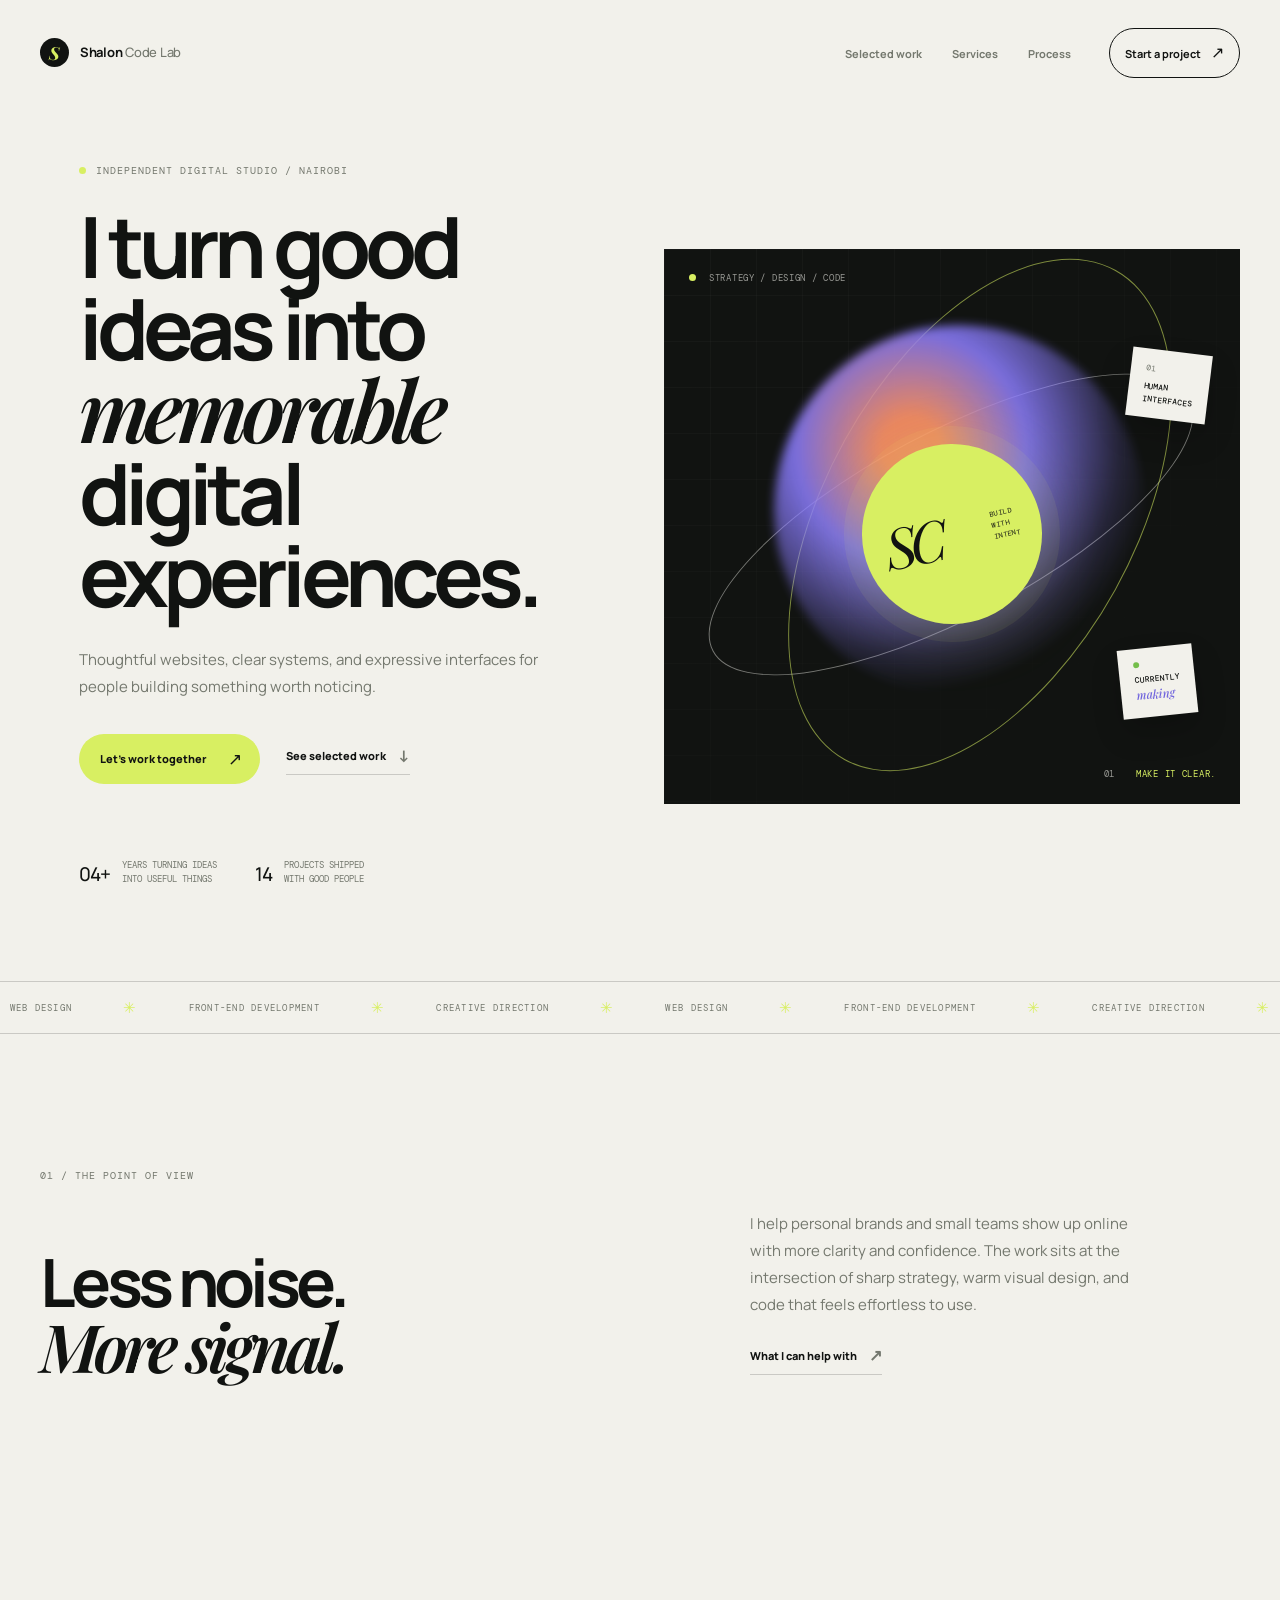
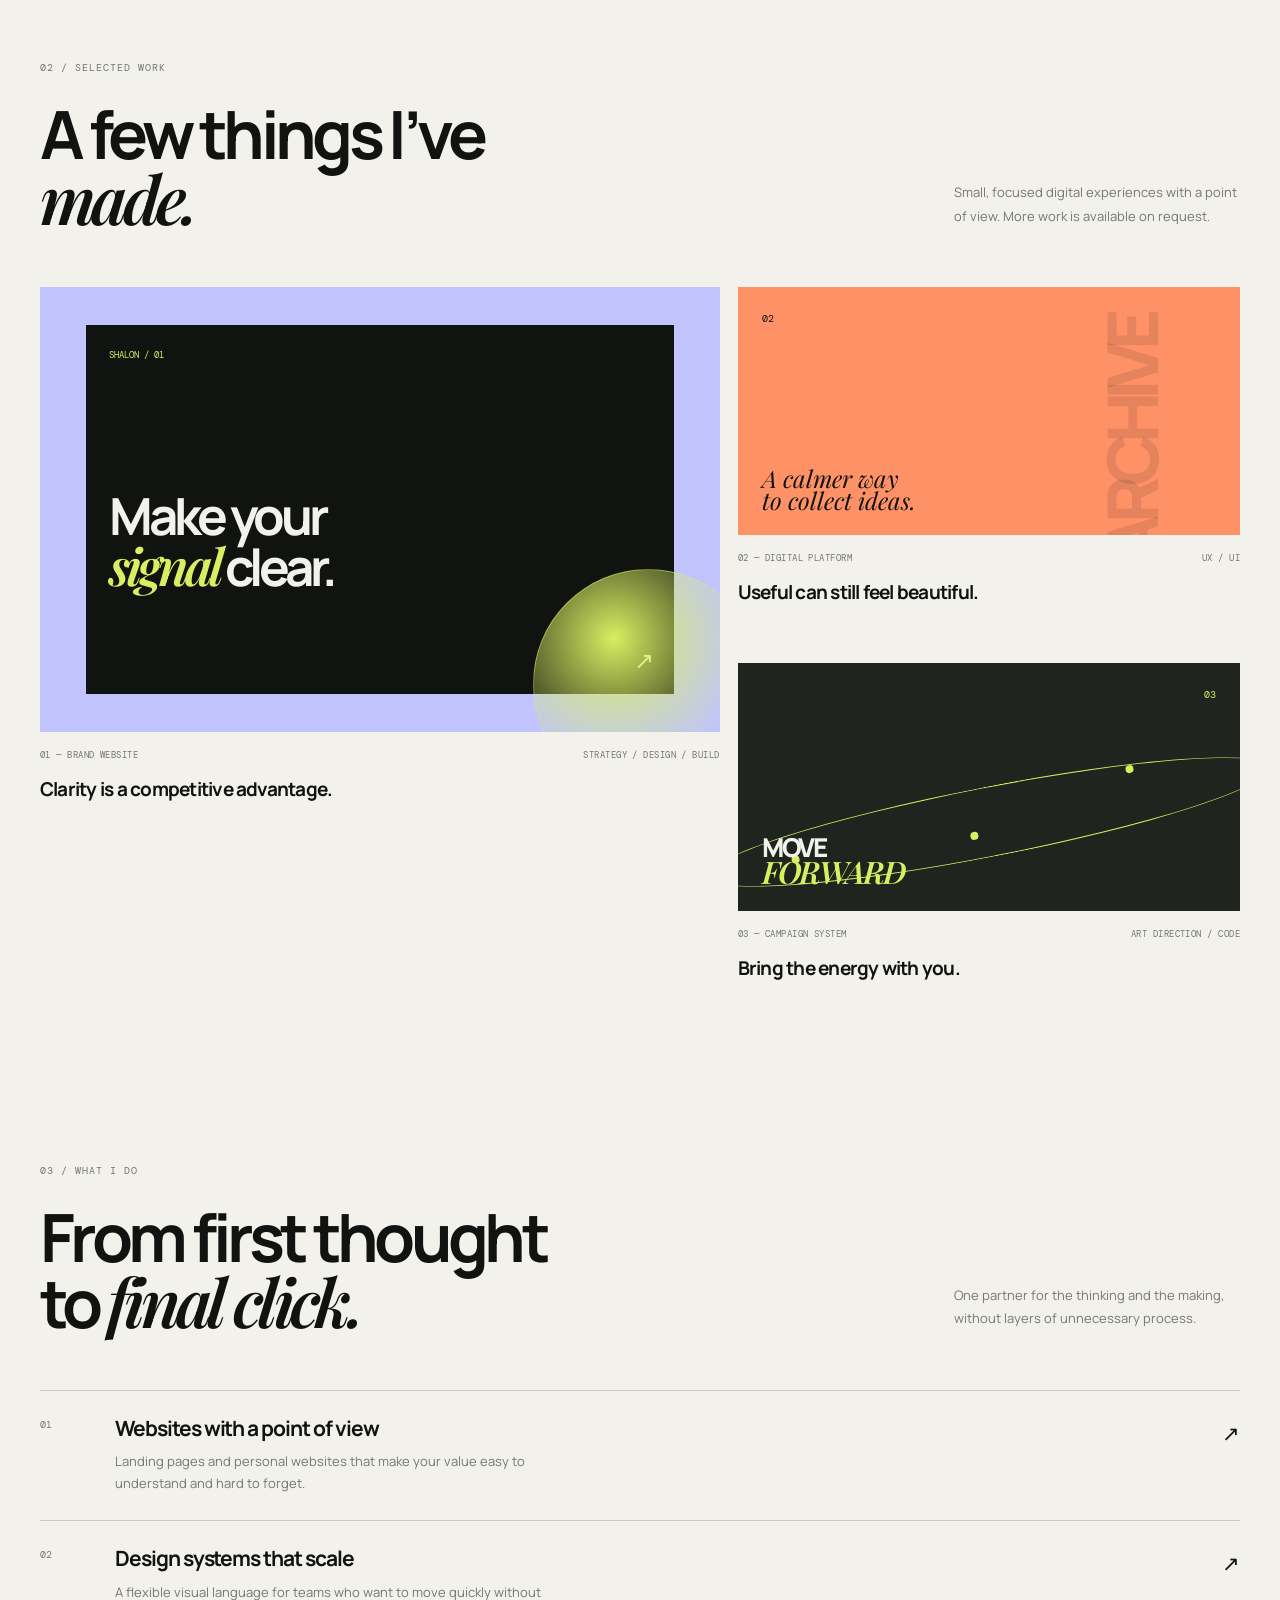
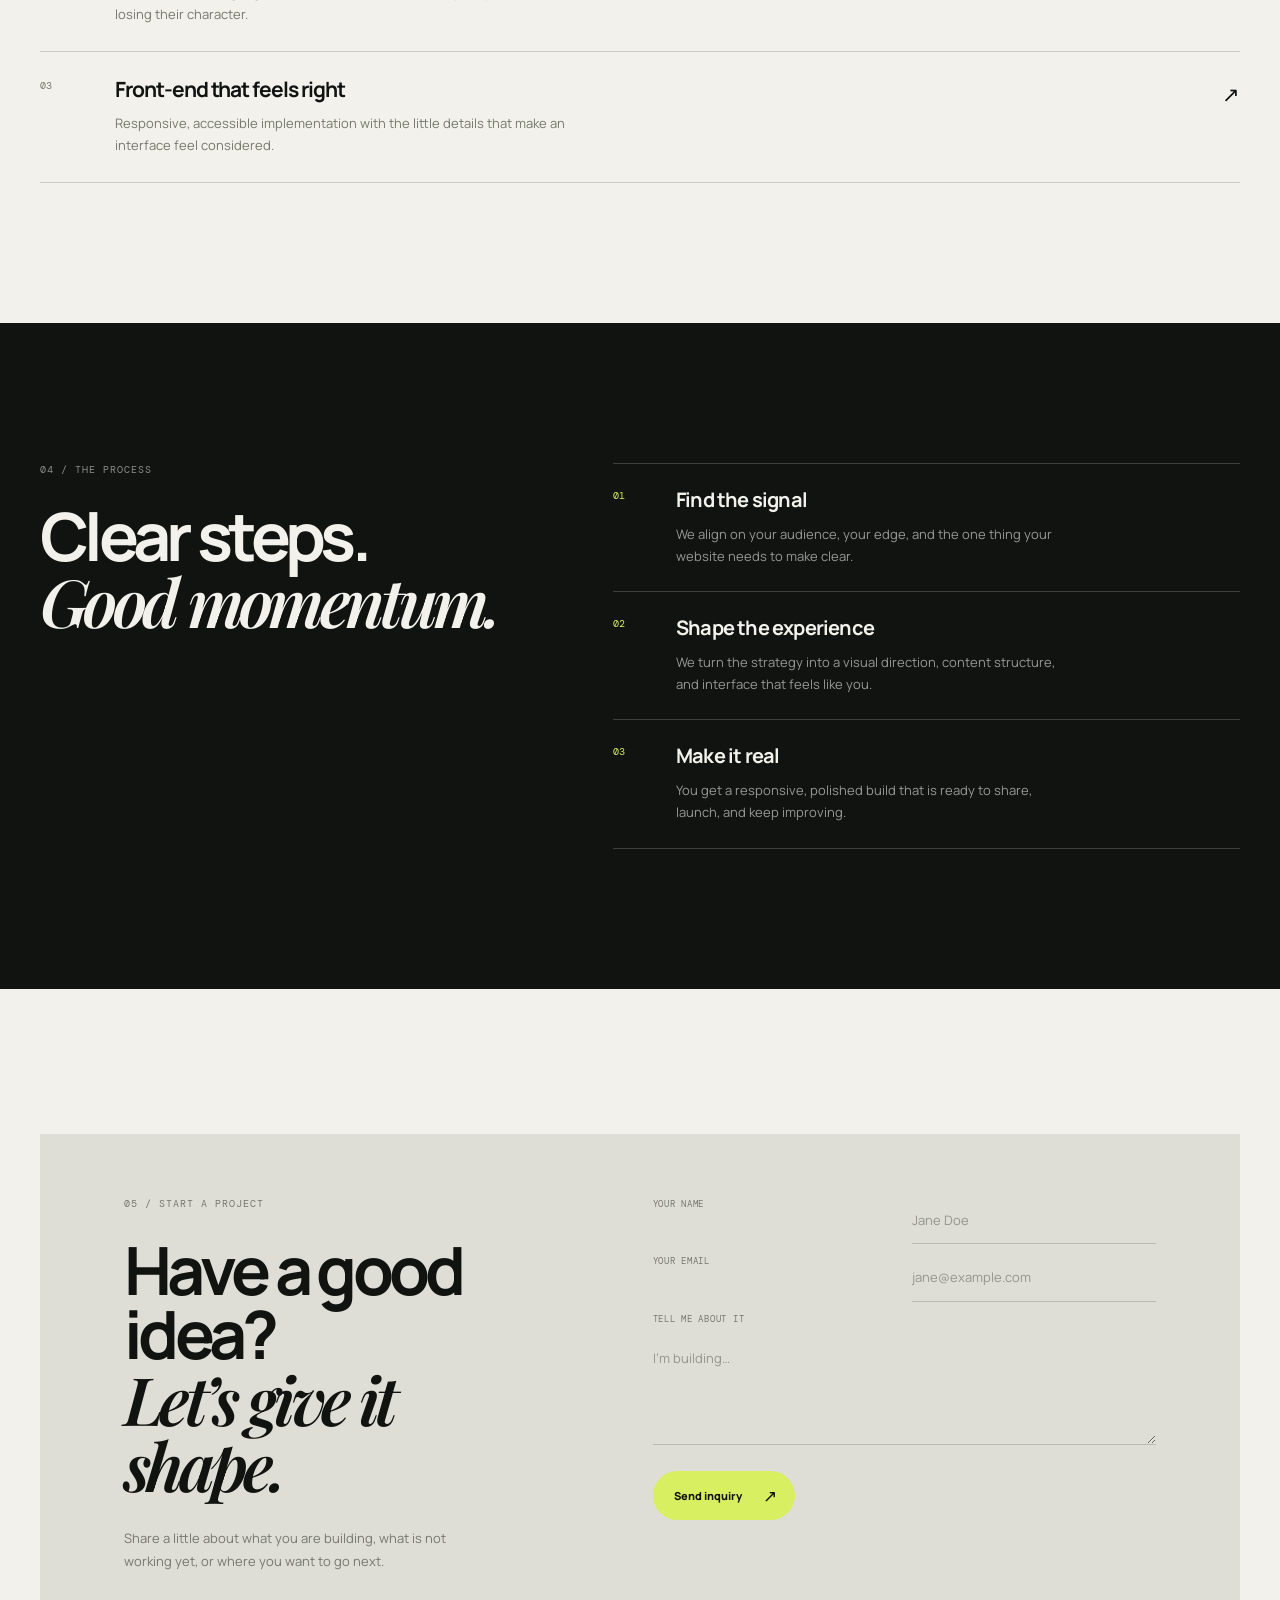
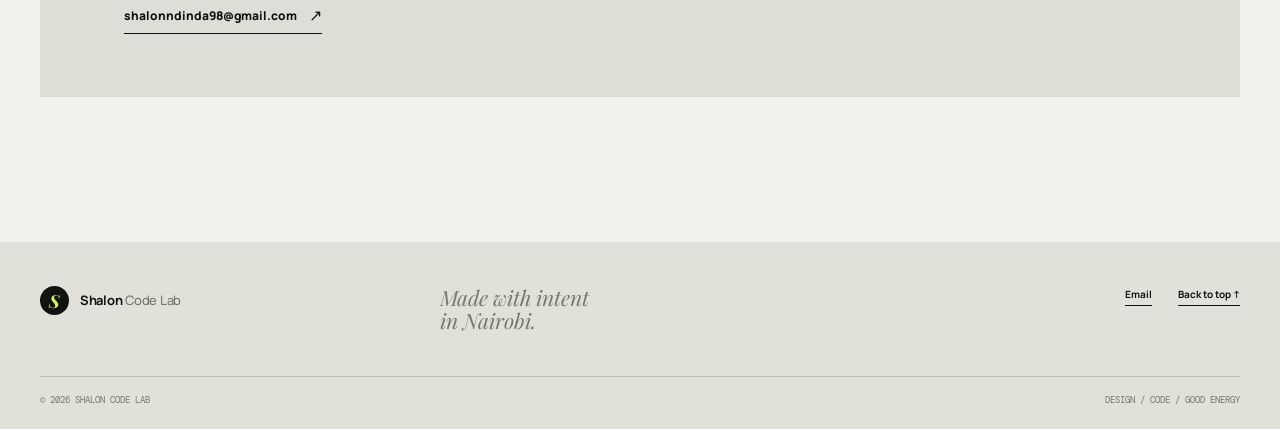
<file: index.html>
<!doctype html>
<html lang="en">
<head>
  <meta charset="UTF-8" />
  <meta name="viewport" content="width=device-width, initial-scale=1.0" />
  <meta name="description" content="Shalon Code Lab builds expressive websites and digital experiences for ambitious people and small teams." />
  <title>Shalon Code Lab — Digital experiences with character</title>
  <link rel="preconnect" href="https://fonts.googleapis.com" />
  <link rel="preconnect" href="https://fonts.gstatic.com" crossorigin />
  <link href="https://fonts.googleapis.com/css2?family=DM+Mono:wght@400;500&family=Manrope:wght@400;500;600;700;800&family=Playfair+Display:ital,wght@0,600;1,600;1,700&display=swap" rel="stylesheet" />
  <link rel="stylesheet" href="style.css" />
  <script src="script.js" defer></script>
</head>
<body>
  <header class="site-header" id="top">
    <nav class="navbar shell" aria-label="Main navigation">
      <a class="brand" href="#top" aria-label="Shalon Code Lab home">
        <span class="brand-mark">S</span>
        <span>Shalon <b>Code Lab</b></span>
      </a>

      <button class="menu-toggle" id="menuToggle" type="button" aria-label="Open navigation" aria-expanded="false" aria-controls="navPanel">
        <span></span><span></span>
      </button>

      <div class="nav-panel" id="navPanel">
        <ul class="nav-links">
          <li><a href="#work">Selected work</a></li>
          <li><a href="#services">Services</a></li>
          <li><a href="#process">Process</a></li>
        </ul>
        <a class="nav-contact" href="#contact">Start a project <span aria-hidden="true">↗</span></a>
      </div>
    </nav>

    <div class="hero shell">
      <div class="hero-copy">
        <p class="eyebrow"><span class="eyebrow-dot"></span> Independent digital studio / Nairobi</p>
        <h1>I turn good ideas into <em>memorable</em> digital experiences.</h1>
        <p class="hero-lead">Thoughtful websites, clear systems, and expressive interfaces for people building something worth noticing.</p>
        <div class="hero-actions">
          <a class="button button-lime" href="#contact">Let’s work together <span aria-hidden="true">↗</span></a>
          <a class="quiet-link" href="#work">See selected work <span aria-hidden="true">↓</span></a>
        </div>
        <div class="hero-proof">
          <div><strong>04+</strong><span>Years turning ideas<br />into useful things</span></div>
          <div><strong>14</strong><span>Projects shipped<br />with good people</span></div>
        </div>
      </div>

      <div class="hero-art" aria-label="Abstract digital studio visual" role="img">
        <div class="art-grid"></div>
        <div class="orbit orbit-one"></div>
        <div class="orbit orbit-two"></div>
        <div class="art-glow"></div>
        <div class="art-core"><span>SC</span><small>BUILD<br />WITH<br />INTENT</small></div>
        <div class="art-label art-label-top"><i></i> Strategy / Design / Code</div>
        <div class="art-label art-label-bottom">01 <span>Make it clear.</span></div>
        <div class="art-card art-card-top"><span>01</span><b>Human<br />interfaces</b></div>
        <div class="art-card art-card-bottom"><span class="pulse"></span><b>Currently<br /><em>making</em></b></div>
      </div>
    </div>

    <div class="marquee" aria-label="Studio capabilities">
      <div class="marquee-track">
        <span>Web design</span><i>✳</i><span>Front-end development</span><i>✳</i><span>Creative direction</span><i>✳</i><span>Web design</span><i>✳</i><span>Front-end development</span><i>✳</i><span>Creative direction</span><i>✳</i>
      </div>
    </div>
  </header>

  <main>
    <section class="intro shell section" id="about">
      <div class="section-index">01 / The point of view</div>
      <div class="intro-layout">
        <h2>Less noise.<br /><em>More signal.</em></h2>
        <div class="intro-copy">
          <p>I help personal brands and small teams show up online with more clarity and confidence. The work sits at the intersection of sharp strategy, warm visual design, and code that feels effortless to use.</p>
          <a class="arrow-link" href="#services">What I can help with <span aria-hidden="true">↗</span></a>
        </div>
      </div>
    </section>

    <section class="work shell section" id="work">
      <div class="section-heading">
        <div>
          <div class="section-index">02 / Selected work</div>
          <h2>A few things I’ve <em>made.</em></h2>
        </div>
        <p>Small, focused digital experiences with a point of view. More work is available on request.</p>
      </div>

      <div class="project-grid">
        <a class="project project-feature" href="#contact">
          <div class="project-visual visual-signal">
            <div class="signal-window"><span>SHALON / 01</span><strong>Make your<br /><em>signal</em> clear.</strong><b>↗</b></div>
            <div class="signal-orb"></div>
          </div>
          <div class="project-meta"><span>01 — Brand website</span><span>Strategy / Design / Build</span></div>
          <h3>Clarity is a competitive advantage.</h3>
        </a>
        <a class="project project-small" href="#contact">
          <div class="project-visual visual-archive"><span class="archive-number">02</span><span class="archive-word">ARCHIVE</span><span class="archive-note">A calmer way<br />to collect ideas.</span></div>
          <div class="project-meta"><span>02 — Digital platform</span><span>UX / UI</span></div>
          <h3>Useful can still feel beautiful.</h3>
        </a>
        <a class="project project-small" href="#contact">
          <div class="project-visual visual-pulse"><span class="pulse-line"></span><span class="pulse-text">MOVE<br /><em>FORWARD</em></span><span class="pulse-mark">03</span></div>
          <div class="project-meta"><span>03 — Campaign system</span><span>Art direction / Code</span></div>
          <h3>Bring the energy with you.</h3>
        </a>
      </div>
    </section>

    <section class="services shell section" id="services">
      <div class="section-heading services-heading">
        <div>
          <div class="section-index">03 / What I do</div>
          <h2>From first thought<br />to <em>final click.</em></h2>
        </div>
        <p>One partner for the thinking and the making, without layers of unnecessary process.</p>
      </div>
      <div class="service-list">
        <article class="service-item"><span>01</span><div><h3>Websites with a point of view</h3><p>Landing pages and personal websites that make your value easy to understand and hard to forget.</p></div><b aria-hidden="true">↗</b></article>
        <article class="service-item"><span>02</span><div><h3>Design systems that scale</h3><p>A flexible visual language for teams who want to move quickly without losing their character.</p></div><b aria-hidden="true">↗</b></article>
        <article class="service-item"><span>03</span><div><h3>Front-end that feels right</h3><p>Responsive, accessible implementation with the little details that make an interface feel considered.</p></div><b aria-hidden="true">↗</b></article>
      </div>
    </section>

    <section class="process section">
      <div class="shell process-layout" id="process">
        <div><div class="section-index light-index">04 / The process</div><h2>Clear steps.<br /><em>Good momentum.</em></h2></div>
        <div class="process-steps">
          <div class="process-step"><span>01</span><div><h3>Find the signal</h3><p>We align on your audience, your edge, and the one thing your website needs to make clear.</p></div></div>
          <div class="process-step"><span>02</span><div><h3>Shape the experience</h3><p>We turn the strategy into a visual direction, content structure, and interface that feels like you.</p></div></div>
          <div class="process-step"><span>03</span><div><h3>Make it real</h3><p>You get a responsive, polished build that is ready to share, launch, and keep improving.</p></div></div>
        </div>
      </div>
    </section>

    <section class="contact shell section" id="contact">
      <div class="contact-panel">
        <div class="contact-copy">
          <div class="section-index">05 / Start a project</div>
          <h2>Have a good idea?<br /><em>Let’s give it shape.</em></h2>
          <p>Share a little about what you are building, what is not working yet, or where you want to go next.</p>
          <a class="contact-email" href="mailto:shalonndinda98@gmail.com">shalonndinda98@gmail.com <span aria-hidden="true">↗</span></a>
        </div>
        <form class="contact-form" id="contactForm">
          <label for="name">Your name</label>
          <input id="name" name="name" type="text" autocomplete="name" placeholder="Jane Doe" required />
          <label for="email">Your email</label>
          <input id="email" name="email" type="email" autocomplete="email" placeholder="jane@example.com" required />
          <label for="message">Tell me about it</label>
          <textarea id="message" name="message" rows="4" placeholder="I’m building…" required></textarea>
          <button class="button button-lime" type="submit">Send inquiry <span aria-hidden="true">↗</span></button>
          <p class="form-status" id="formStatus" role="status" aria-live="polite"></p>
        </form>
      </div>
    </section>
  </main>

  <footer class="site-footer">
    <div class="shell footer-top">
      <a class="brand" href="#top"><span class="brand-mark">S</span><span>Shalon <b>Code Lab</b></span></a>
      <p>Made with intent<br />in Nairobi.</p>
      <div class="footer-links"><a href="mailto:shalonndinda98@gmail.com">Email</a><a href="#top">Back to top ↑</a></div>
    </div>
    <div class="shell footer-bottom"><span>© <span id="year"></span> Shalon Code Lab</span><span>Design / Code / Good energy</span></div>
  </footer>
</body>
</html>
</file>
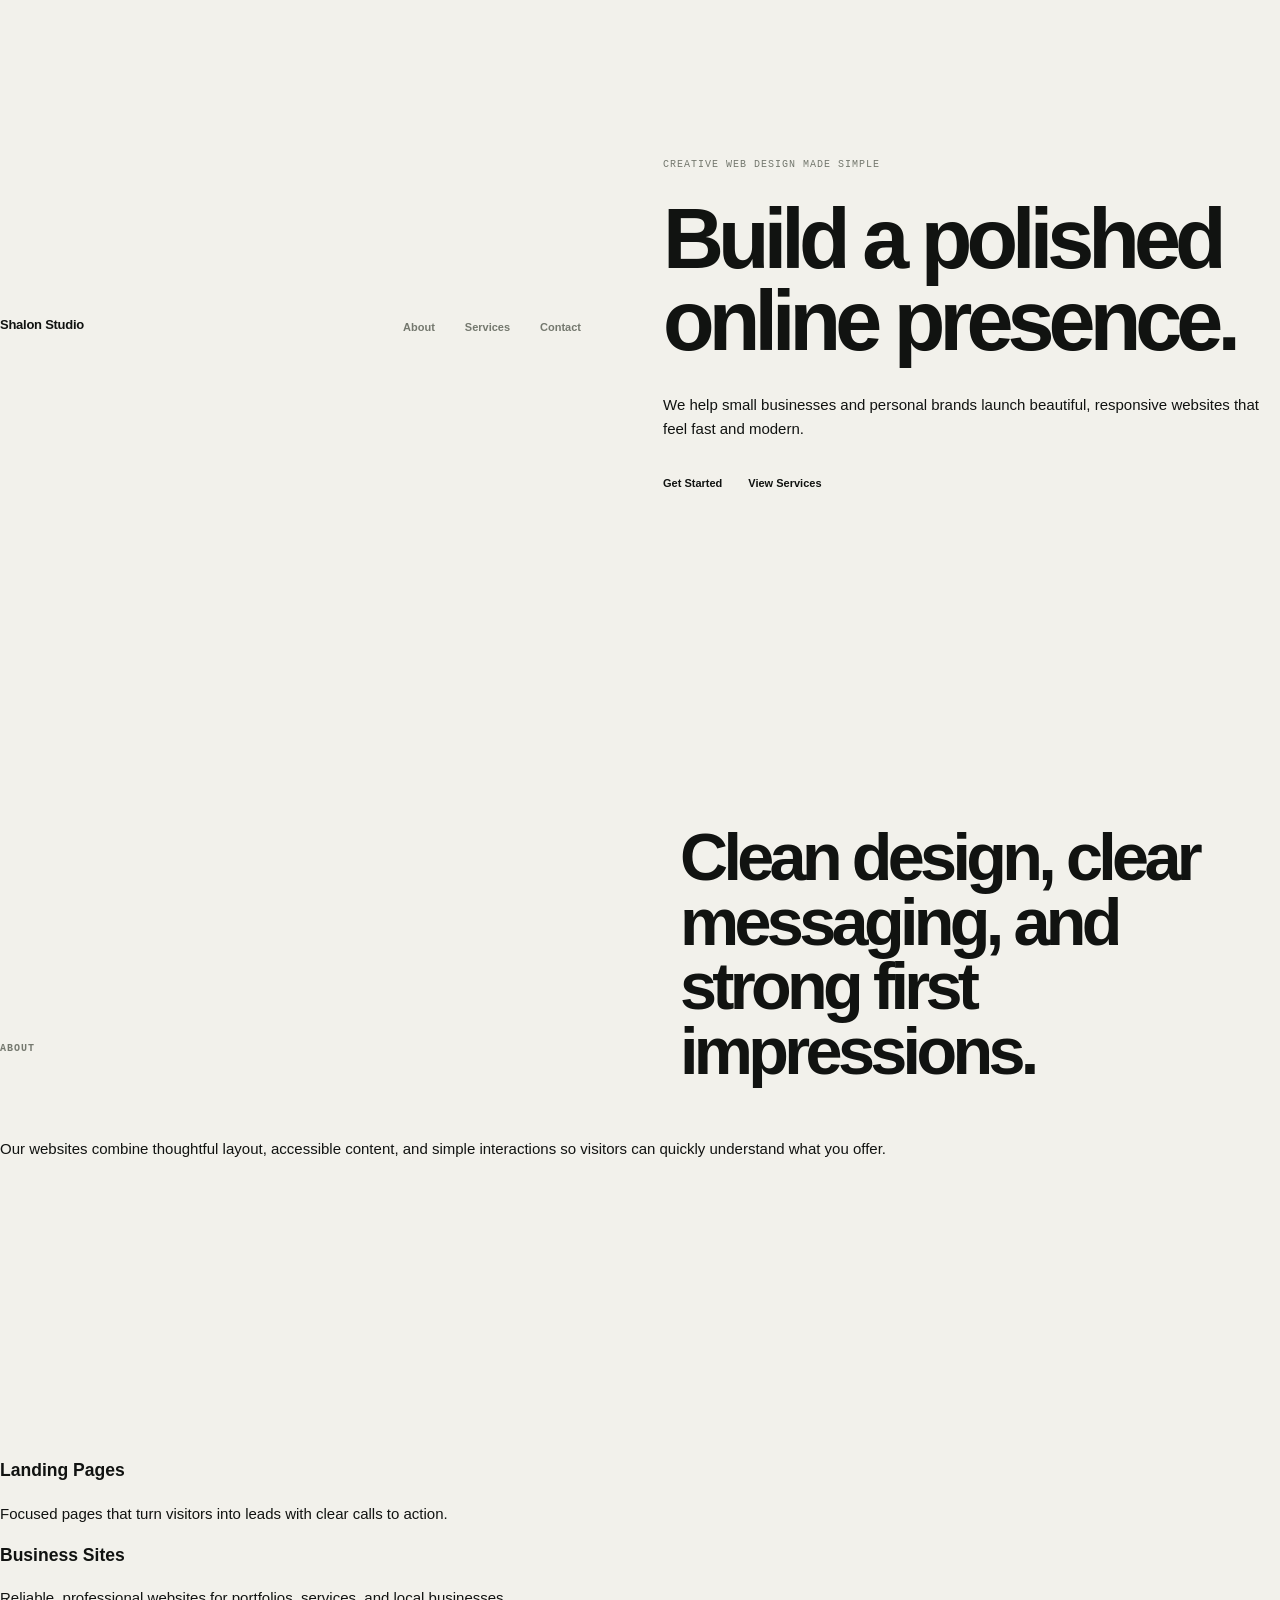
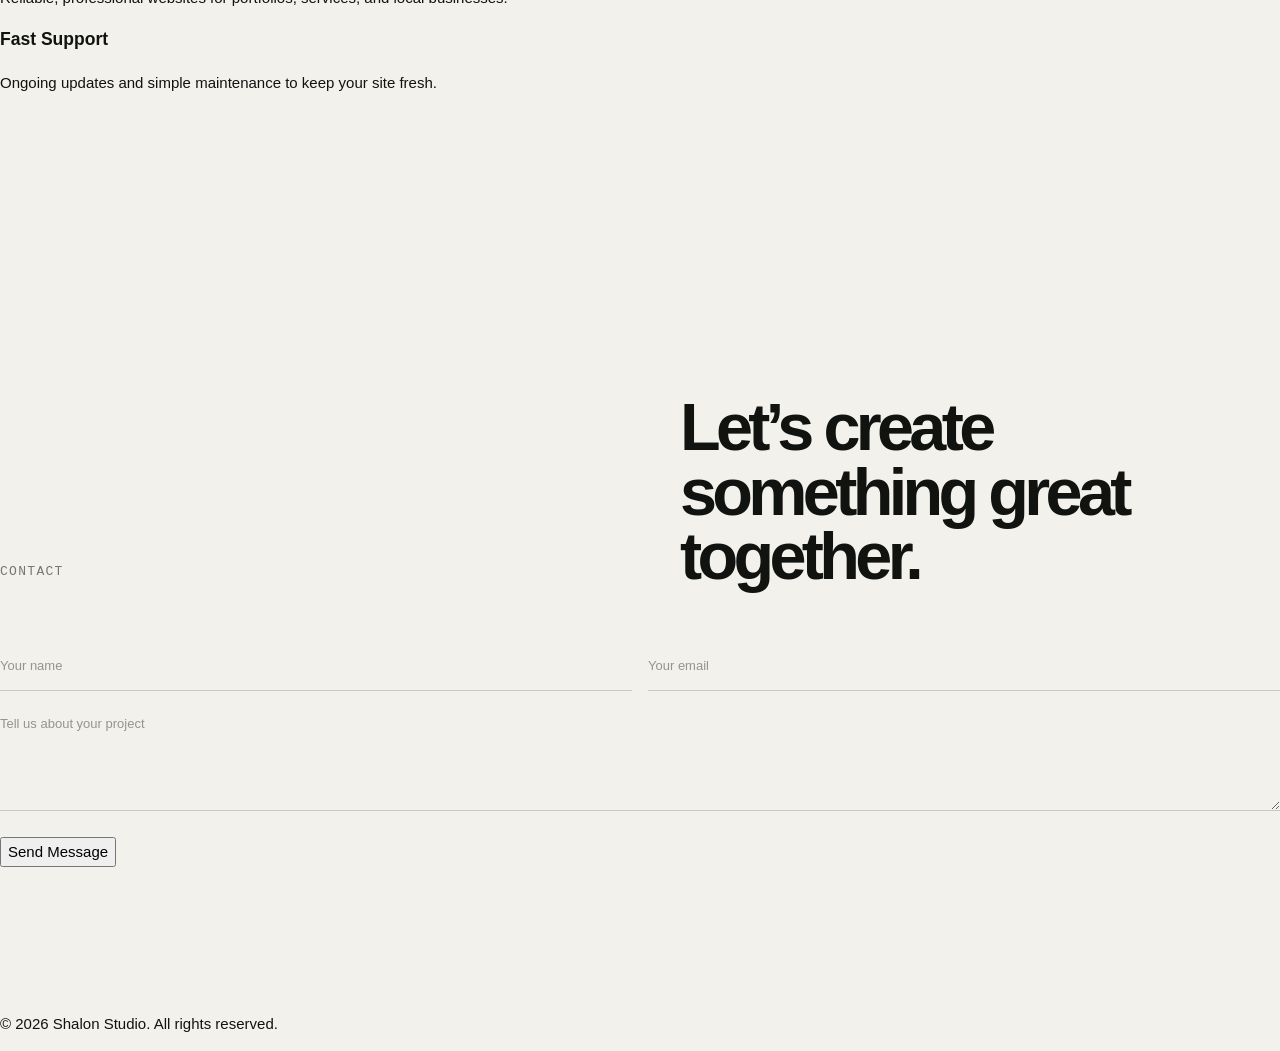
<file: mypage.html>
<!DOCTYPE html>
<html lang="en">
<head>
  <meta charset="UTF-8" />
  <meta name="viewport" content="width=device-width, initial-scale=1.0" />
  <title>Shalon Studio</title
  <meta name="description" content="A basic static website demo with modern styling and simple interaction." />
  <link rel="stylesheet" href="style.css" />
  <script src="script.js" defer></script>
</head>
<body>
  <header class="hero">
    <nav class="navbar">
      <a class="brand" href="#">Shalon Studio</a>
      <button class="menu-toggle" id="menuToggle" aria-label="Toggle navigation" aria-expanded="false">☰</button>
      <ul class="nav-links" id="navLinks">
        <li><a href="#about">About</a></li>
        <li><a href="#services">Services</a></li>
        <li><a href="#contact">Contact</a></li>
      </ul>
    </nav>
    <div class="hero-content">
      <p class="eyebrow">Creative web design made simple</p>
      <h1>Build a polished online presence.</h1>
      <p class="lead">We help small businesses and personal brands launch beautiful, responsive websites that feel fast and modern.</p>
      <div class="hero-actions">
        <a class="button primary" href="#contact">Get Started</a>
        <a class="button secondary" href="#services">View Services</a>
      </div>
    </div>
  </header>
  <main>
    <section id="about" class="section">
      <div class="section-heading">
        <h1 class="eyebrow">About</h1>
        <h2>Clean design, clear messaging, and strong first impressions.</h2>
      </div>
      <p>Our websites combine thoughtful layout, accessible content, and simple interactions so visitors can quickly understand what you offer.</p>
    </section>
    <section id="services" class="section cards">
      <article class="card">
        <h3>Landing Pages</h3>
        <p>Focused pages that turn visitors into leads with clear calls to action.</p>
      </article>
      <article class="card">
        <h3>Business Sites</h3>
        <p>Reliable, professional websites for portfolios, services, and local businesses.</p>
      </article>
      <article class="card">
        <h3>Fast Support</h3>
        <p>Ongoing updates and simple maintenance to keep your site fresh.</p>
      </article>
    </section>
    <section id="contact" class="section contact">
      <div class="section-heading">
        <p class="eyebrow">Contact</p>
        <h2>Let’s create something great together.</h2>
      </div>
      <form class="contact-form">
        <input type="text" placeholder="Your name" />
        <input type="email" placeholder="Your email" />
        <textarea rows="4" placeholder="Tell us about your project"></textarea>
        <button type="submit">Send Message</button>
      </form>
    </section>
  </main>
  <footer>
    <p>© <span id="year"></span> Shalon Studio. All rights reserved.</p>
  </footer>
</body>
</html>
</file>
<file: style.css>
:root {
  --ink: #111311;
  --ink-soft: #20241e;
  --paper: #f2f1eb;
  --paper-dark: #dfded6;
  --muted: #74786e;
  --line: rgba(17, 19, 17, 0.18);
  --line-light: rgba(242, 241, 235, 0.2);
  --lime: #d8ef62;
  --orange: #ff9167;
  --violet: #8b7dff;
  --display: "Playfair Display", Georgia, serif;
  --sans: "Manrope", Arial, sans-serif;
  --mono: "DM Mono", monospace;
  --ease-out: cubic-bezier(0.23, 1, 0.32, 1);
}

* { box-sizing: border-box; }
html { scroll-behavior: smooth; }
body { margin: 0; background: var(--paper); color: var(--ink); font-family: var(--sans); font-size: 15px; line-height: 1.6; overflow-x: hidden; }
body::selection { background: var(--lime); color: var(--ink); }
a { color: inherit; text-decoration: none; }
button, input, textarea { font: inherit; }
button, a { -webkit-tap-highlight-color: transparent; }
img { display: block; max-width: 100%; }
.shell { width: min(1200px, calc(100% - 80px)); margin-inline: auto; }

.site-header { position: relative; overflow: hidden; background: var(--paper); }
.navbar { display: flex; align-items: center; justify-content: space-between; padding-top: 28px; padding-bottom: 28px; position: relative; z-index: 10; }
.brand { display: inline-flex; align-items: center; gap: 11px; font-size: 13px; font-weight: 700; letter-spacing: -0.02em; white-space: nowrap; }
.brand b { color: var(--muted); font-weight: 500; }
.brand-mark { display: grid; place-items: center; width: 29px; height: 29px; border-radius: 50%; background: var(--ink); color: var(--lime); font-family: var(--display); font-size: 18px; font-style: italic; line-height: 1; }
.nav-panel { display: flex; align-items: center; gap: 38px; }
.nav-links { display: flex; gap: 30px; padding: 0; margin: 0; list-style: none; }
.nav-links a, .nav-contact { font-size: 11px; font-weight: 700; transition: color 180ms var(--ease-out); }
.nav-links a { color: var(--muted); }
.nav-links a:hover, .nav-links a:focus-visible { color: var(--ink); }
.nav-contact { padding: 11px 15px; border: 1px solid var(--ink); border-radius: 999px; }
.nav-contact span { margin-left: 8px; font-size: 16px; font-weight: 400; }
.nav-contact:hover, .nav-contact:focus-visible { background: var(--ink); color: var(--lime); }
.menu-toggle { display: none; border: 0; padding: 8px 0 8px 8px; background: transparent; cursor: pointer; }
.menu-toggle span { display: block; width: 24px; height: 1px; margin: 5px 0; background: var(--ink); transition: transform 180ms var(--ease-out); }

.hero { display: grid; grid-template-columns: minmax(0, 0.97fr) minmax(460px, 1.03fr); gap: 82px; align-items: center; min-height: 685px; padding-top: 58px; padding-bottom: 92px; }
.hero-copy { padding-left: 7.2%; position: relative; z-index: 2; }
.eyebrow, .section-index { display: flex; align-items: center; gap: 10px; margin: 0 0 27px; color: var(--muted); font-family: var(--mono); font-size: 10px; letter-spacing: 0.1em; line-height: 1.4; text-transform: uppercase; }
.eyebrow-dot { width: 7px; height: 7px; border-radius: 50%; background: var(--lime); }
h1, h2, h3, p { margin-top: 0; }
h1, h2 { font-weight: 700; letter-spacing: -0.07em; line-height: 0.97; }
h1 { max-width: 700px; margin-bottom: 30px; font-size: clamp(56px, 6.6vw, 96px); }
h1 em, h2 em { color: var(--ink); font-family: var(--display); font-weight: 600; letter-spacing: -0.07em; }
.hero-lead { max-width: 460px; margin-bottom: 0; color: var(--muted); font-size: 15px; line-height: 1.8; }
.hero-actions { display: flex; align-items: center; gap: 26px; margin-top: 34px; }
.button { display: inline-flex; align-items: center; justify-content: center; gap: 21px; border: 0; border-radius: 999px; cursor: pointer; font-size: 11px; font-weight: 800; transition: transform 160ms var(--ease-out), background 180ms var(--ease-out), color 180ms var(--ease-out); }
.button:active { transform: scale(0.97); }
.button-lime { padding: 16px 18px 16px 21px; background: var(--lime); color: var(--ink); }
.button-lime:hover, .button-lime:focus-visible { background: #c5dc51; }
.button span { font-size: 17px; font-weight: 400; line-height: 0; }
.quiet-link, .arrow-link { display: inline-flex; align-items: center; gap: 12px; padding-bottom: 5px; border-bottom: 1px solid var(--line); font-size: 11px; font-weight: 800; }
.quiet-link span, .arrow-link span { color: var(--muted); font-size: 16px; transition: transform 180ms var(--ease-out); }
.quiet-link:hover span, .arrow-link:hover span { transform: translate(3px, 3px); }
.hero-proof { display: flex; gap: 38px; margin-top: 75px; }
.hero-proof div { display: flex; align-items: flex-start; gap: 12px; }
.hero-proof strong { font-size: 19px; font-weight: 500; letter-spacing: -0.05em; }
.hero-proof span { color: var(--muted); font-family: var(--mono); font-size: 9px; line-height: 1.55; text-transform: uppercase; }

.hero-art { height: 555px; position: relative; overflow: hidden; background: var(--ink); color: var(--paper); isolation: isolate; }
.art-grid { position: absolute; inset: 0; opacity: 0.25; background-image: linear-gradient(rgba(242,241,235,0.13) 1px, transparent 1px), linear-gradient(90deg, rgba(242,241,235,0.13) 1px, transparent 1px); background-size: 46px 46px; mask-image: linear-gradient(135deg, black, transparent 82%); }
.art-glow { position: absolute; top: 76px; left: 19%; width: 370px; height: 370px; border-radius: 50%; background: radial-gradient(circle at 37% 33%, rgba(255,145,103,0.96) 0 9%, rgba(139,125,255,0.9) 34%, rgba(139,125,255,0.18) 61%, transparent 72%); filter: blur(5px); opacity: 0.95; }
.orbit { position: absolute; border: 1px solid rgba(242,241,235,0.45); border-radius: 50%; transform: rotate(-28deg); }
.orbit-one { width: 540px; height: 185px; top: 183px; left: 3%; }
.orbit-two { width: 310px; height: 560px; top: -14px; left: 28%; transform: rotate(29deg); border-color: rgba(216,239,98,0.55); }
.art-core { position: absolute; top: 195px; left: 50%; display: grid; grid-template-columns: 1fr auto; gap: 26px; align-items: center; width: 180px; height: 180px; padding: 22px; border-radius: 50%; background: var(--lime); color: var(--ink); transform: translateX(-50%) rotate(-12deg); box-shadow: 0 0 0 18px rgba(216,239,98,0.07), 0 0 75px rgba(216,239,98,0.18); }
.art-core span { font-family: var(--display); font-size: 56px; font-style: italic; letter-spacing: -0.12em; }
.art-core small { font-family: var(--mono); font-size: 7px; line-height: 1.65; letter-spacing: 0.08em; }
.art-label { position: absolute; color: rgba(242,241,235,0.6); font-family: var(--mono); font-size: 9px; letter-spacing: 0.08em; text-transform: uppercase; }
.art-label-top { top: 22px; left: 25px; }
.art-label-top i { display: inline-block; width: 7px; height: 7px; margin-right: 7px; border-radius: 50%; background: var(--lime); }
.art-label-bottom { right: 24px; bottom: 23px; }
.art-label-bottom span { margin-left: 15px; color: var(--lime); }
.art-card { position: absolute; z-index: 3; padding: 13px 15px; background: var(--paper); color: var(--ink); font-family: var(--mono); font-size: 8px; line-height: 1.55; text-transform: uppercase; box-shadow: 0 15px 30px rgba(0,0,0,0.18); }
.art-card span { display: block; margin-bottom: 6px; color: var(--muted); }
.art-card b { font-weight: 500; }
.art-card-top { top: 102px; right: 31px; transform: rotate(7deg); }
.art-card-bottom { right: 45px; bottom: 88px; transform: rotate(-6deg); }
.art-card em { color: #6f63dd; font-family: var(--display); font-size: 12px; font-style: italic; text-transform: none; }
.pulse { display: inline-block; width: 6px; height: 6px; margin-right: 4px; border-radius: 50%; background: #74be4a; }

.marquee { padding: 14px 0 13px; border-top: 1px solid var(--line); border-bottom: 1px solid var(--line); overflow: hidden; }
.marquee-track { display: flex; align-items: center; justify-content: space-around; width: max-content; min-width: 100%; gap: 32px; color: var(--muted); font-family: var(--mono); font-size: 9px; letter-spacing: 0.14em; text-transform: uppercase; white-space: nowrap; }
.marquee i { color: var(--lime); font-size: 15px; font-style: normal; }

.section { padding-top: 140px; padding-bottom: 140px; }
.intro { padding-top: 135px; }
.intro-layout { display: grid; grid-template-columns: 1.1fr 0.9fr; gap: 110px; align-items: end; }
h2 { margin-bottom: 0; font-size: clamp(46px, 5.2vw, 75px); }
.intro-copy { max-width: 390px; padding-bottom: 6px; }
.intro-copy p, .section-heading > p, .services-heading > p { margin-bottom: 0; color: var(--muted); line-height: 1.8; }
.arrow-link { margin-top: 25px; }
.section-heading { display: flex; justify-content: space-between; align-items: end; gap: 60px; margin-bottom: 54px; }
.section-heading h2 { max-width: 600px; }
.section-heading > p { max-width: 286px; margin-bottom: 5px; font-size: 13px; }
.project-grid { display: grid; grid-template-columns: 1.15fr 0.85fr; gap: 55px 18px; }
.project { display: block; }
.project-feature { grid-row: span 2; }
.project-visual { position: relative; height: 445px; overflow: hidden; transition: transform 350ms var(--ease-out); }
.project:hover .project-visual { transform: translateY(-5px); }
.project-small .project-visual { height: 248px; }
.visual-signal { background: #c1c4ff; }
.signal-window { position: absolute; inset: 38px 46px; padding: 23px; background: var(--ink); color: var(--paper); }
.signal-window span { display: block; margin-bottom: 130px; color: var(--lime); font-family: var(--mono); font-size: 9px; }
.signal-window strong { position: relative; z-index: 2; font-size: clamp(31px, 4vw, 55px); letter-spacing: -0.08em; line-height: 0.9; }
.signal-window em { color: var(--lime); font-family: var(--display); font-weight: 600; }
.signal-window b { position: absolute; right: 20px; bottom: 15px; font-size: 24px; font-weight: 400; }
.signal-orb { position: absolute; right: -43px; bottom: -67px; width: 230px; height: 230px; border-radius: 50%; border: 1px solid rgba(216,239,98,0.5); background: radial-gradient(circle at 35% 30%, var(--lime), transparent 64%); }
.project-meta { display: flex; justify-content: space-between; gap: 10px; margin-top: 16px; color: var(--muted); font-family: var(--mono); font-size: 9px; letter-spacing: 0.05em; text-transform: uppercase; }
.project h3 { margin: 12px 0 0; font-size: 19px; letter-spacing: -0.04em; }
.visual-archive { background: var(--orange); }
.archive-number { position: absolute; top: 24px; left: 24px; font-family: var(--mono); font-size: 10px; }
.archive-word { position: absolute; right: -13px; bottom: 39px; color: rgba(17,19,17,0.11); font-size: 70px; font-weight: 800; letter-spacing: -0.12em; transform: rotate(-90deg); }
.archive-note { position: absolute; left: 24px; bottom: 24px; font-family: var(--display); font-size: 24px; font-style: italic; line-height: 0.92; }
.visual-pulse { background: var(--ink-soft); color: var(--paper); }
.pulse-line { position: absolute; top: 50%; left: -7%; width: 114%; height: 70px; border: 1px solid var(--lime); border-left: 0; border-right: 0; border-radius: 50%; transform: rotate(-11deg); }
.pulse-line::after { content: ""; position: absolute; top: 50%; left: 15%; width: 8px; height: 8px; margin-top: -4px; border-radius: 50%; background: var(--lime); box-shadow: 180px 11px 0 var(--lime), 345px -25px 0 var(--lime); }
.pulse-text { position: absolute; left: 24px; bottom: 25px; font-size: 26px; font-weight: 800; letter-spacing: -0.08em; line-height: 0.86; }
.pulse-text em { color: var(--lime); font-family: var(--display); font-size: 31px; font-weight: 600; }
.pulse-mark { position: absolute; top: 24px; right: 24px; color: var(--lime); font-family: var(--mono); font-size: 10px; }

.services { padding-top: 40px; }
.services-heading { margin-bottom: 54px; }
.service-list { border-top: 1px solid var(--line); }
.service-item { display: grid; grid-template-columns: 50px 1fr 40px; gap: 25px; align-items: start; padding: 26px 0; border-bottom: 1px solid var(--line); transition: padding 200ms var(--ease-out), background 200ms var(--ease-out); }
.service-item:hover { padding-right: 14px; padding-left: 14px; background: rgba(216,239,98,0.16); }
.service-item > span { color: var(--muted); font-family: var(--mono); font-size: 10px; }
.service-item h3 { margin: -5px 0 5px; font-size: 21px; letter-spacing: -0.05em; }
.service-item p { max-width: 460px; margin: 0; color: var(--muted); font-size: 13px; line-height: 1.7; }
.service-item > b { justify-self: end; font-size: 21px; font-weight: 400; }

.process { background: var(--ink); color: var(--paper); }
.process-layout { display: grid; grid-template-columns: 0.86fr 1.14fr; gap: 100px; }
.process h2 { color: var(--paper); }
.process h2 em { color: var(--paper); }
.light-index { color: rgba(242,241,235,0.55); }
.process-steps { border-top: 1px solid var(--line-light); }
.process-step { display: grid; grid-template-columns: 43px 1fr; gap: 20px; padding: 24px 0; border-bottom: 1px solid var(--line-light); }
.process-step > span { color: var(--lime); font-family: var(--mono); font-size: 10px; }
.process-step h3 { margin: -4px 0 7px; font-size: 20px; letter-spacing: -0.04em; }
.process-step p { max-width: 390px; margin: 0; color: rgba(242,241,235,0.6); font-size: 13px; line-height: 1.7; }

.contact { padding-top: 145px; padding-bottom: 145px; }
.contact-panel { display: grid; grid-template-columns: 0.92fr 1.08fr; gap: 100px; padding: 63px 7%; background: var(--paper-dark); }
.contact-copy h2 { max-width: 500px; }
.contact-copy > p { max-width: 355px; margin: 27px 0 29px; color: var(--muted); font-size: 13px; line-height: 1.8; }
.contact-email { display: inline-flex; align-items: center; gap: 12px; padding-bottom: 5px; border-bottom: 1px solid var(--ink); font-size: 12px; font-weight: 800; }
.contact-email span { font-size: 16px; font-weight: 400; }
.contact-form { display: grid; grid-template-columns: 1fr 1fr; gap: 10px 16px; align-content: start; }
.contact-form label { margin: 0 0 -2px; color: var(--muted); font-family: var(--mono); font-size: 9px; letter-spacing: 0.08em; text-transform: uppercase; }
.contact-form label:nth-of-type(3), .contact-form textarea, .contact-form button, .form-status { grid-column: 1 / -1; }
.contact-form input, .contact-form textarea { width: 100%; padding: 13px 0; border: 0; border-bottom: 1px solid var(--line); border-radius: 0; outline: none; background: transparent; color: var(--ink); font-size: 13px; resize: vertical; transition: border-color 180ms var(--ease-out); }
.contact-form textarea { min-height: 96px; }
.contact-form input:focus, .contact-form textarea:focus { border-color: var(--ink); }
.contact-form input::placeholder, .contact-form textarea::placeholder { color: #92968d; }
.contact-form button { width: fit-content; margin-top: 16px; }
.form-status { min-height: 20px; margin: 5px 0 0; color: #4d6e28; font-size: 11px; }

.site-footer { padding: 44px 0 22px; background: #e2e1d9; }
.footer-top { display: grid; grid-template-columns: 1fr 1fr 1fr; align-items: start; padding-bottom: 44px; }
.footer-top p { margin: 0; color: var(--muted); font-family: var(--display); font-size: 21px; font-style: italic; line-height: 1.08; }
.footer-links { display: flex; justify-self: end; gap: 26px; }
.footer-links a { padding-bottom: 3px; border-bottom: 1px solid var(--ink); font-size: 10px; font-weight: 700; }
.footer-bottom { display: flex; justify-content: space-between; gap: 20px; padding-top: 16px; border-top: 1px solid var(--line); color: var(--muted); font-family: var(--mono); font-size: 9px; text-transform: uppercase; }

@media (max-width: 900px) {
  .shell { width: min(100% - 46px, 680px); }
  .hero { grid-template-columns: 1fr; gap: 54px; padding-top: 38px; }
  .hero-copy { padding-left: 0; }
  .hero-art { height: 500px; }
  .intro-layout, .process-layout, .contact-panel { grid-template-columns: 1fr; gap: 48px; }
  .section-heading { display: block; }
  .section-heading > p { margin-top: 23px; }
  .contact-panel { padding: 45px 8%; }
}

@media (max-width: 640px) {
  .shell { width: calc(100% - 36px); }
  .navbar { padding-top: 20px; padding-bottom: 20px; }
  .menu-toggle { display: block; }
  .nav-panel { position: absolute; top: 67px; right: 0; left: 0; display: none; padding: 16px; background: var(--paper); box-shadow: 0 14px 35px rgba(17,19,17,0.14); }
  .nav-panel.is-open { display: block; animation: panelIn 180ms var(--ease-out) both; }
  .nav-links { display: grid; gap: 0; }
  .nav-links li { border-bottom: 1px solid var(--line); }
  .nav-links a { display: block; padding: 13px 0; }
  .nav-contact { display: inline-block; margin-top: 15px; }
  .hero { min-height: 0; padding-top: 37px; padding-bottom: 62px; }
  h1 { font-size: clamp(54px, 16.5vw, 77px); }
  .hero-lead { font-size: 14px; }
  .hero-actions { align-items: flex-start; flex-direction: column; gap: 18px; }
  .hero-proof { gap: 22px; margin-top: 55px; }
  .hero-proof div { display: grid; gap: 2px; }
  .hero-art { height: 395px; }
  .art-glow { top: 66px; left: 9%; width: 250px; height: 250px; }
  .orbit-one { width: 370px; height: 125px; top: 145px; left: -2%; }
  .orbit-two { width: 220px; height: 410px; top: -6px; left: 24%; }
  .art-core { top: 135px; width: 140px; height: 140px; padding: 18px; }
  .art-core span { font-size: 43px; }
  .art-card-top { top: 59px; right: 16px; }
  .art-card-bottom { right: 24px; bottom: 43px; }
  .section { padding-top: 94px; padding-bottom: 94px; }
  .intro { padding-top: 94px; }
  .intro-layout { gap: 30px; }
  h2 { font-size: clamp(43px, 13vw, 60px); }
  .project-grid { grid-template-columns: 1fr; gap: 43px; }
  .project-feature { grid-row: auto; }
  .project-visual, .project-small .project-visual { height: 350px; }
  .signal-window { inset: 26px 28px; }
  .signal-window span { margin-bottom: 98px; }
  .services { padding-top: 0; }
  .service-item { grid-template-columns: 33px 1fr 24px; gap: 11px; }
  .service-item h3 { font-size: 18px; }
  .service-item p { font-size: 12px; }
  .process-layout { gap: 42px; }
  .contact { padding-top: 94px; padding-bottom: 94px; }
  .contact-panel { gap: 42px; padding: 36px 24px; }
  .contact-form { grid-template-columns: 1fr; gap: 10px; }
  .contact-form label:nth-of-type(3), .contact-form textarea, .contact-form button, .form-status { grid-column: auto; }
  .contact-form label:nth-of-type(2), .contact-form label:nth-of-type(3) { margin-top: 12px; }
  .footer-top { grid-template-columns: 1fr 1fr; gap: 30px; padding-bottom: 35px; }
  .footer-links { grid-column: 1 / -1; justify-self: start; }
  .footer-bottom { display: grid; gap: 7px; }
}

@keyframes panelIn { from { opacity: 0; transform: translateY(-5px); } to { opacity: 1; transform: translateY(0); } }
@media (prefers-reduced-motion: reduce) {
  html { scroll-behavior: auto; }
  *, *::before, *::after { animation-duration: 0.01ms !important; animation-iteration-count: 1 !important; transition-duration: 0.01ms !important; }
}
</file>
